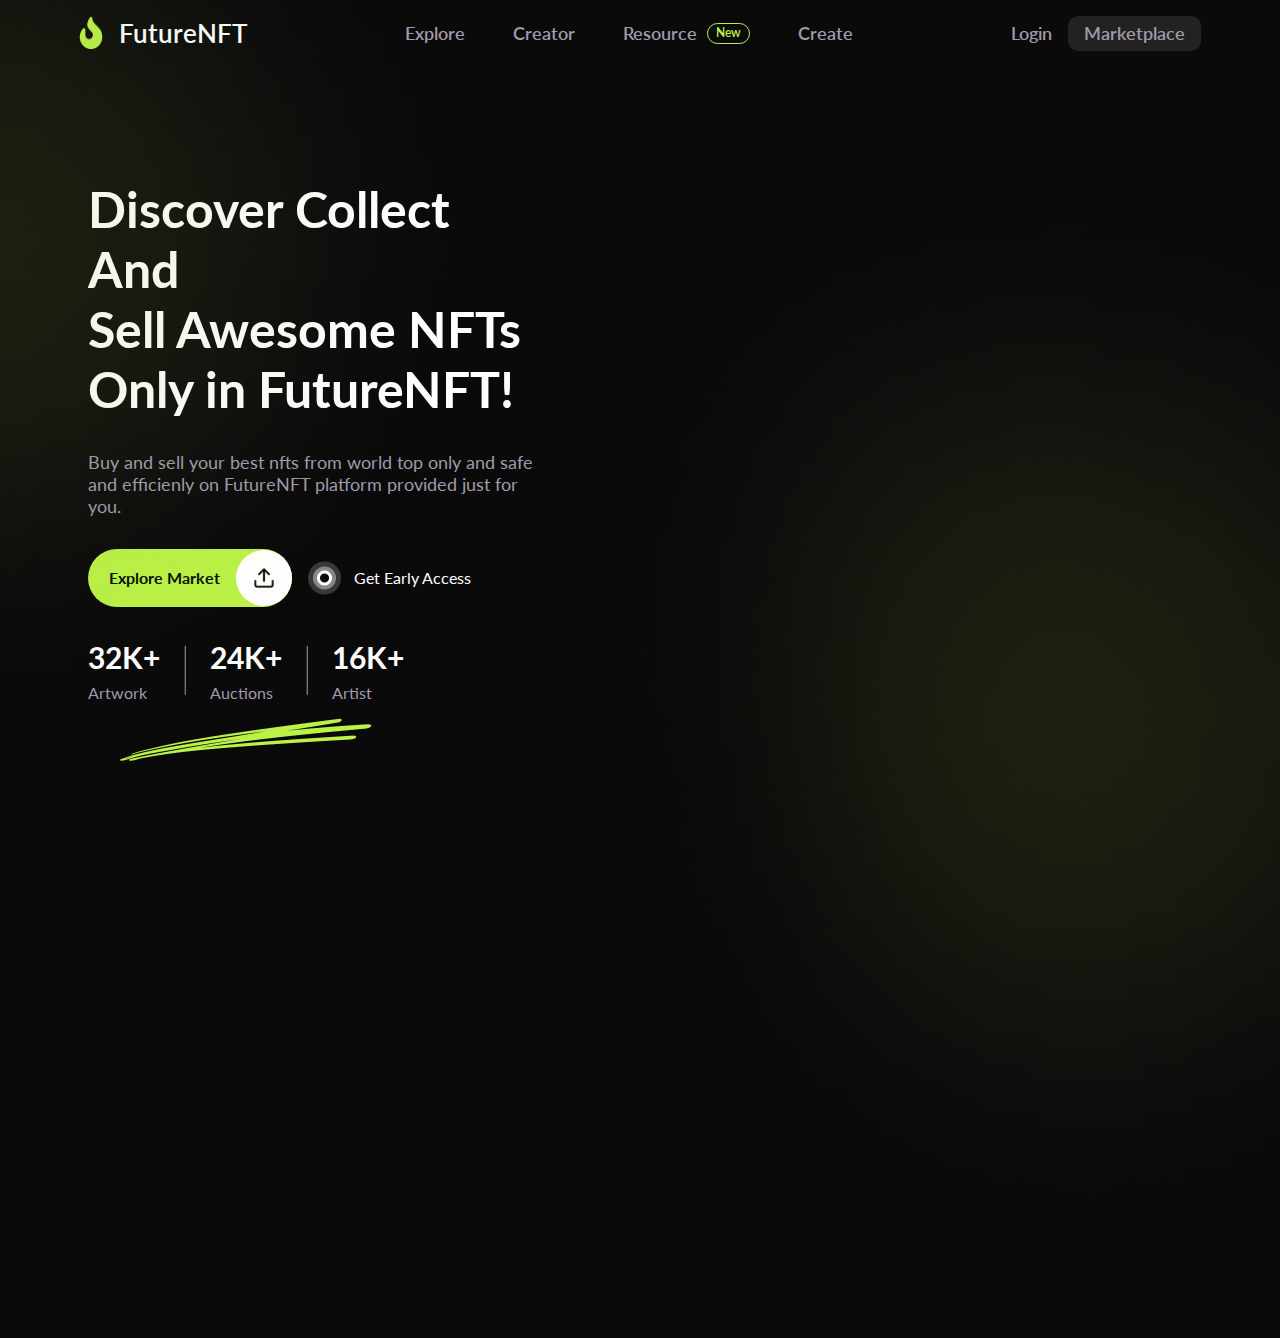
<file: index.html>
<!DOCTYPE html>
<html lang="en">

<head>
    <meta charset="UTF-8">
    <meta http-equiv="X-UA-Compatible" content="IE=edge">
    <meta name="viewport" content="width=device-width, initial-scale=1.0">
    <link rel="preconnect" href="https://fonts.googleapis.com">
    <link rel="preconnect" href="https://fonts.gstatic.com" crossorigin>
    <link rel="stylesheet" href="assets/css/styles.css">
    <title>Future NFT</title>
</head>

<body>
    <!--==================== HEADER ====================-->
    <header class="header">
        <nav class="nav__container">
            <div class="nav__left">
                <img class="nav__logo" src="assets/img/logo.png" alt="Api Ijo">
                <a href="#" class="nav__name">FutureNFT</a>
            </div>
            <div class="nav__center">
                <ul class="nav__items">
                    <li class="nav__item">
                        <a href="#" class="nav__link">Explore</a>
                    </li>
                    <li class="nav__item">
                        <a href="#" class="nav__link">Creator</a>
                    </li>
                    <li class="nav__item-new">
                        <a href="#" class="nav__link">Resource</a>
                        <a href="#" class="nav__new">New</a>
                    </li>
                    <li class="nav__item">
                        <a href="#" class="nav__link">Create</a>
                    </li>
                </ul>
            </div>
            <div class="nav__right">
                <a href="#" class="nav__login">Login</a>
                <a href="#" class="nav__marketplace">Marketplace</a>
            </div>
        </nav>
    </header>

    <!--==================== MAIN ======================-->
    <main class="main">
        <!--==================== DASHBOARD ======================-->
        <div class="dashboard__image">
            <img class="dashboard__image1" src="assets/img/Ellipse1.png" alt="">
            <img class="dashboard__image2" src="assets/img/Ellipse2.png" alt="">
        </div>
        <section class="dashboard">
            <div class="dashboard__left">
                <div class="left__titles">
                    <span class="left__title">Discover Collect And</span>
                    <span class="left__title">Sell Awesome NFTs</span>
                    <span class="left__title">Only in FutureNFT!</span>
                </div>
                <div class="left__descriptions">
                    <span class="left__description">Buy and sell your best nfts from world top only and safe</span>
                    <span class="left__description">and efficienly on FutureNFT platform provided just for
                        you.</span>
                </div>
                <div class="left__button">
                    <div class="button__left">
                        <span class="button__title1">Explore Market</span>
                        <span class="button__item">
                            <img class="button__image1" src="assets/img/Button1.png" alt="">
                        </span>
                    </div>
                    <div class="button__right">
                        <img class="button__image2" src="assets/img/Ellipse3.png" alt="">
                        <span class="button__title2">Get Early Access</span>
                    </div>
                </div>
                <div class="left__function">
                    <ul class="function__items">
                        <li class="function__item">
                            <span class="item__title">32K+</span>
                            <span class="item__description">Artwork</span>
                        </li>
                        <img src="assets/img/line2.png" alt="">
                        <li class="function__item">
                            <span class="item__title">24K+</span>
                            <span class="item__description">Auctions</span>
                        </li>
                        <img src="assets/img/line2.png" alt="">
                        <li class="function__item">
                            <span class="item__title">16K+</span>
                            <span class="item__description">Artist</span>
                        </li>
                    </ul>
                </div>
                <div class="left__image">
                    <img src="assets/img/Line1.png" alt="">
                </div>
            </div>
            <div class="dashboard__right">
                <div></div>
            </div>
        </section>
    </main>

    <!--==================== FOOTER ====================-->
    <footer>

    </footer>

</body>

</html>
</file>
<file: assets/css/styles.css>
/*==================== GOOGLE FONTS ====================*/
@import url('https://fonts.googleapis.com/css2?family=Lato:ital,wght@0,100;0,300;0,400;0,700;0,900;1,100;1,300;1,400;1,700;1,900&family=Poppins:ital,wght@0,100;0,200;0,300;0,400;0,500;0,600;0,700;0,800;0,900;1,100;1,200;1,300;1,400;1,500;1,600;1,700;1,800;1,900&display=swap');

/*==================== VARIABLES CSS ====================*/
:root {
    /*========== Colors ==========*/
    --color-bg: rgb(10, 10, 10);
    --color-first: #FFFFFF;
    --color-second: #A29AAD;
    --color-first-button: rgba(255, 255, 255, 0.1);
    --color-second-button: #BBF247;
    --color-third-button: #041000;
    /*========== Font and typography ==========*/
    --font-body: 'Lato', sans-serif;
    /*========== Font size ==========*/
    --s60-font-size: 3.75rem;
    --s50-font-size: 3.125rem;
    --s34-font-size: 2.125rem;
    --s30-font-size: 1.875rem;
    --s26-font-size: 1.625rem;
    --s24-font-size: 1.5rem;
    --s22-font-size: 1.375rem;
    --s20-font-size: 1.25rem;
    --s18-font-size: 1.125rem;
    --s16-font-size: 1rem;
    /*========== Font weight ==========*/
    --s400-font-normal: 400;
    --s600-font-semibold: 600;
    --s700-font-bold: 700;

}

/*==================== BASE ====================*/
* {
    box-sizing: border-box;
    padding: 0;
    margin: 0;
    border: 0px solid white;
}

html {
    scroll-behavior: smooth;
}

body {
    margin: 0;
    font-family: var(--font-body);
    background-color: var(--color-bg);
}

ul {
    list-style: none;
}

a {
    text-decoration: none;
}

img {
    max-width: 100%;
    height: auto;
}

/*==================== REUSABLE CSS CLASSES ====================*/

/*==================== LAYOUT ====================*/
/* .header {
    width: 100%;
    position: fixed;
} */

/*==================== NAV ====================*/
.nav__container {
    font-weight: var(--s600-font-semibold);
    max-width: 100%;
    display: flex;
    justify-content: space-around;
    align-items: center;
    margin-top: 1rem;
}

.nav__left {
    display: flex;
    gap: 1rem;
}

.nav__name {
    color: var(--color-first);
    font-size: var(--s26-font-size)
}

.nav__items {
    display: flex;
    gap: 3rem;
}

.nav__item-new {
    display: flex;
    align-items: center;
    gap: 0.6rem;
}

.nav__link {
    color: var(--color-second);
    font-size: var(--s18-font-size);
}

.nav__link:hover {
    color: var(--color-first);
}

.nav__new {
    color: var(--color-second-button);
    font-size: 12px;
    border: 1px solid var(--color-second-button);
    border-radius: 20px;
    padding: 0.1rem 0.5rem 0.15rem 0.5rem;
}

.nav__right {
    display: flex;
    align-items: center;
    gap: 1rem;
}

.nav__login {
    color: var(--color-second);
    font-size: var(--s18-font-size);
}

.nav__login:hover {
    color: var(--color-first);
}

.nav__marketplace {
    color: var(--color-second);
    font-size: var(--s18-font-size);
    background-color: var(--color-first-button);
    border-radius: 10px;
    padding: 0.4rem 1rem 0.4rem 1rem;
}

/*==================== DASHBOARD ====================*/
.dashboard {
    color: var(--color-first);
    display: grid;
    grid-template-columns: repeat(2, 1fr);
    justify-content: space-evenly;
    margin-top: 6rem;
    margin-left: 5.5rem;
    margin-right: 5rem;
}

.dashboard__image1,
.dashboard__image2 {
    position: absolute;
}

.dashboard__image1 {
    margin: -11.5rem -3.5rem;
    border: none;
}

.dashboard__image2 {
    margin: -54px 536px;
    border: none;
}

.dashboard__left {
    /* border: 3px solid red; */
    width: 81%;
    display: grid;
    grid-template-columns: repeat(1, auto);
    row-gap: 2rem;
    margin-top: 2rem;
}

.left__titles {
    display: grid;
}

.left__title {
    font-weight: var(--s700-font-bold);
    font-size: var(--s50-font-size);
}

.left__descriptions {
    display: grid;
}

.left__description {
    font-weight: var(--s400-font-normal);
    font-size: var(--s18-font-size);
    color: var(--color-second);
}

.left__button {
    display: flex;
    align-items: center;
    justify-content: flex-start;
    gap: 1rem;
}

.button__left {
    width: 12.75rem;
    height: 3.625rem;
    display: flex;
    justify-content: flex-end;
    gap: 1rem;
    align-items: center;
    background-color: var(--color-second-button);
    color: var(--color-third-button);
    border-radius: 40px 40px 40px 40px;
}

.button__title1 {
    font-weight: var(--s700-font-bold);
    font-size: var(--s16-font-size);
}

.button__item {
    width: 3.5rem;
    height: 3.5rem;
    display: flex;
    align-items: center;
    justify-content: center;
    background-color: var(--color-first);
    border-radius: 50%;
}

.button__image1 {
    width: 20px;
    height: 20px;
}

.button__right {
    display: flex;
    justify-content: center;
    align-items: center;
    gap: .8rem;
}

.button__title2 {
    font-size: var(--s16-font-size);
}



.function__items {
    display: flex;
    justify-content: flex-start;
    align-items: center;
    gap: 1.5rem;
    width: max-content;
}

.function__item {
    display: grid;
    gap: .5rem;
}

.item__title {
    font-size: var(--s30-font-size);
    font-weight: var(--s700-font-bold);
}

.item__description {
    color: var(--color-second);
    font-size: var(--s16-font-size);
    font-weight: var(--s400-font-normal);
}

.left__image {
    display: flex;
    justify-content: flex-start;
    align-items: center;
    margin-top: -1rem;
    margin-left: 2rem;
}
</file>
